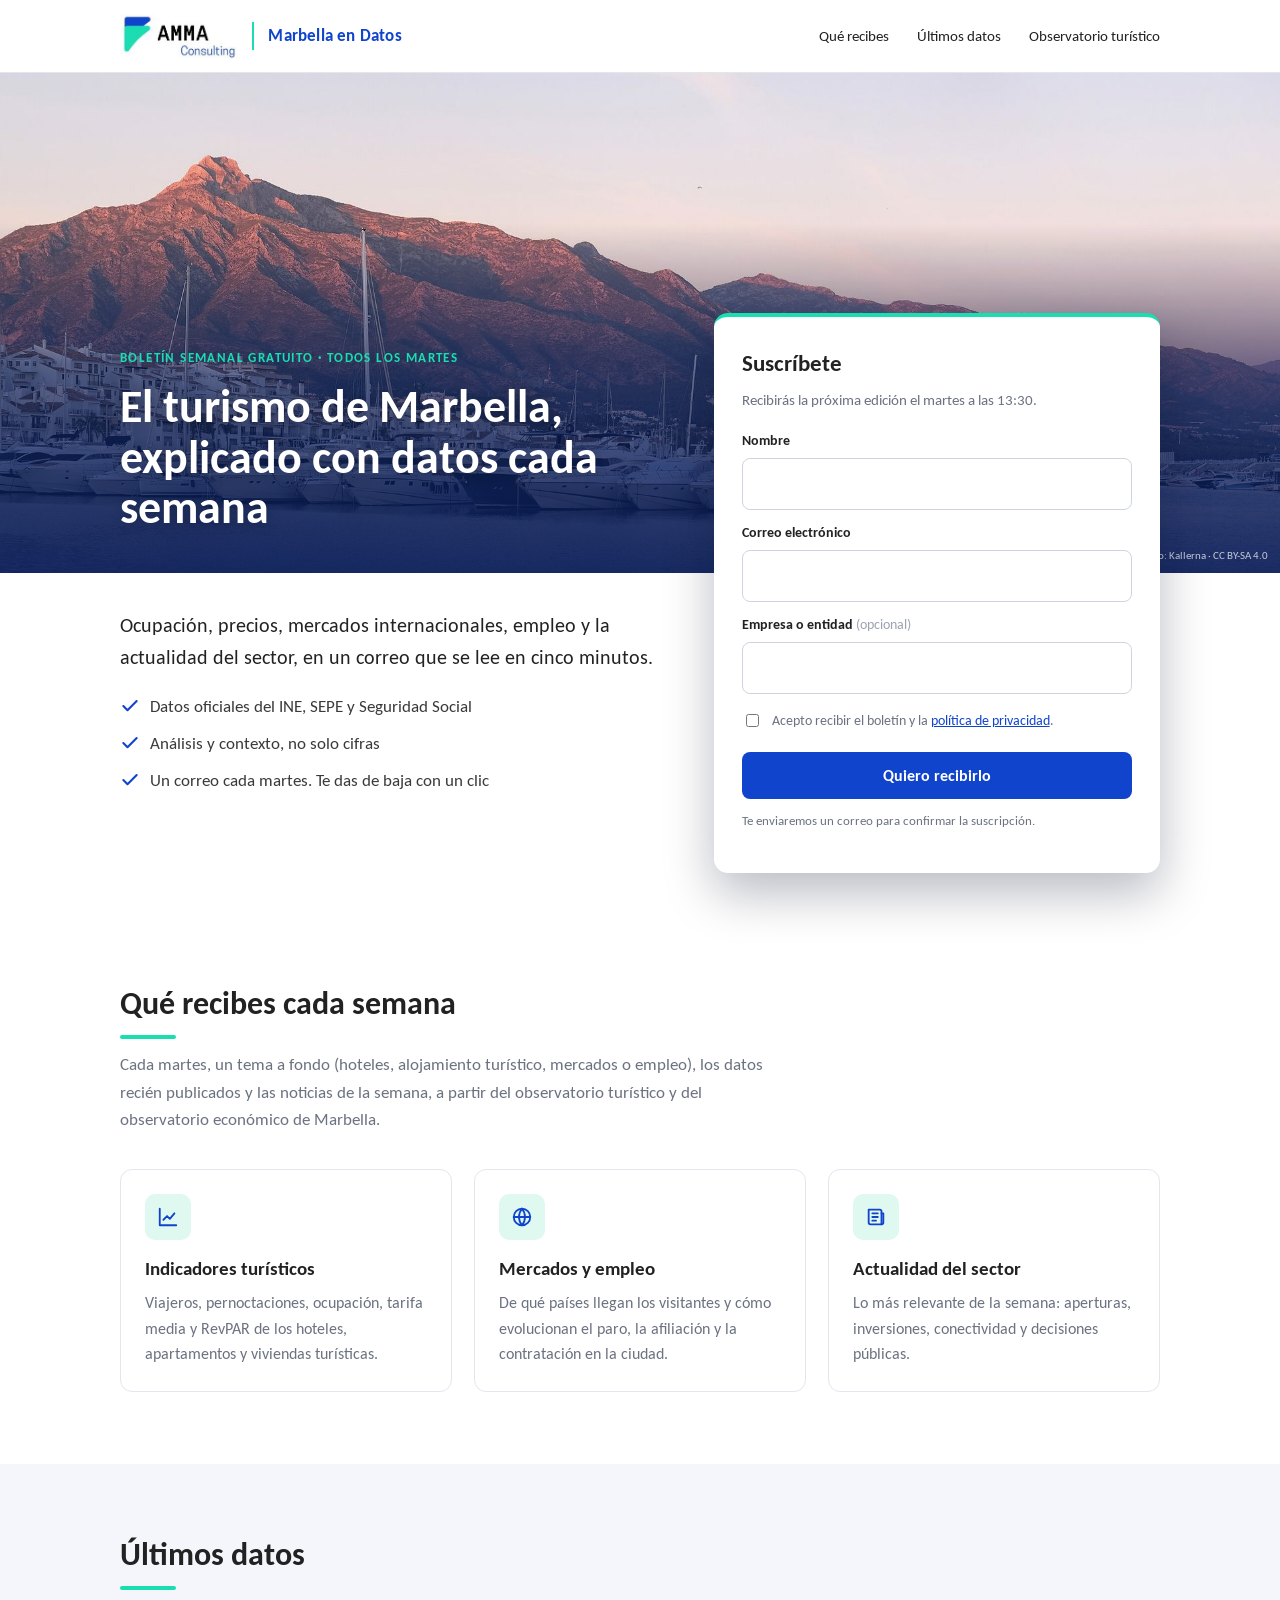
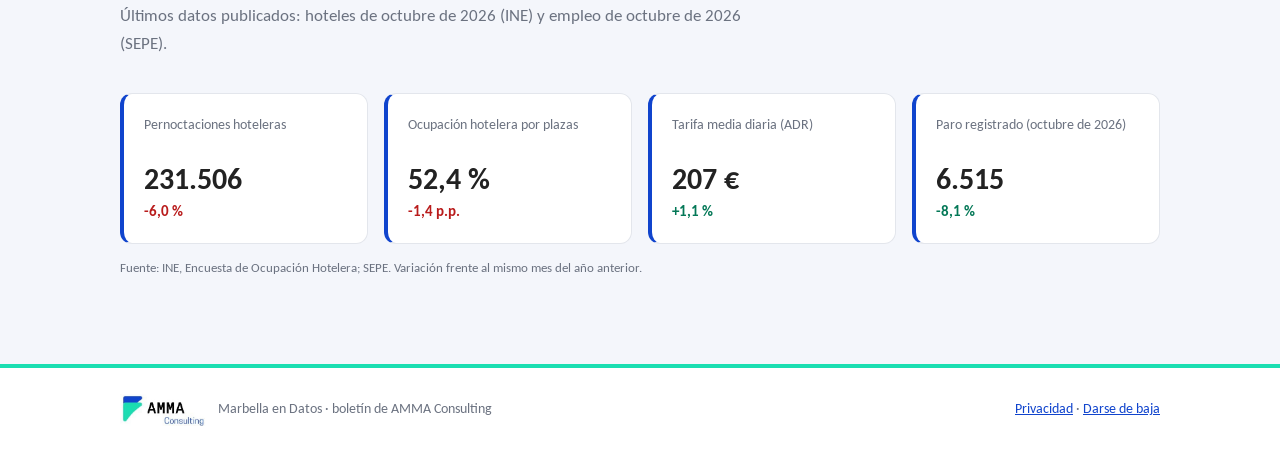
<file: docs/index.html>
<!doctype html>
<html lang="es">
<head>
<meta charset="utf-8">
<meta name="viewport" content="width=device-width,initial-scale=1">
<title>Marbella en Datos · Boletín de turismo</title>
<meta name="description" content="Boletín semanal gratuito con los datos turísticos y económicos más recientes de Marbella, explicados de forma clara.">
<link rel="preconnect" href="https://fonts.googleapis.com">
<link href="https://fonts.googleapis.com/css2?family=Carlito:wght@400;700&display=swap" rel="stylesheet">
<link rel="stylesheet" href="styles.css">
</head>
<body>
<header class="top"><div class="wrap">
  <a class="marca" href="./"><img src="img/logo-amma.jpg" alt="AMMA Consulting" width="118" height="44"><span>Marbella en Datos</span></a>
  <nav>
    <a href="#que-recibes">Qué recibes</a>
    <a href="#ultimos-datos">Últimos datos</a>
    <a href="https://ammaconsulting.github.io/observatorio-turistico-marbella/">Observatorio turístico</a>
  </nav>
</div></header>

<section class="hero" style="background-image:url('img/hero.jpg')">
  <div class="wrap">
    <span class="eyebrow">Boletín semanal gratuito · todos los martes</span>
    <h1>El turismo de Marbella, explicado con datos cada semana</h1>
  </div>
  <a class="credito" href="https://commons.wikimedia.org/wiki/File:Puerto_Ban%C3%BAs_3.jpg">Foto: Kallerna · CC BY-SA 4.0</a>
</section>

<section class="alta">
  <div class="wrap">
    <div class="alta-texto">
      <p class="lead">Ocupación, precios, mercados internacionales, empleo y la actualidad del sector, en un correo que se lee en cinco minutos.</p>
      <ul class="checks">
        <li><svg width="20" height="20" viewBox="0 0 24 24" fill="none" stroke="#1044CD" stroke-width="2.5" stroke-linecap="round" stroke-linejoin="round"><path d="M20 6 9 17l-5-5"/></svg>Datos oficiales del INE, SEPE y Seguridad Social</li>
        <li><svg width="20" height="20" viewBox="0 0 24 24" fill="none" stroke="#1044CD" stroke-width="2.5" stroke-linecap="round" stroke-linejoin="round"><path d="M20 6 9 17l-5-5"/></svg>Análisis y contexto, no solo cifras</li>
        <li><svg width="20" height="20" viewBox="0 0 24 24" fill="none" stroke="#1044CD" stroke-width="2.5" stroke-linecap="round" stroke-linejoin="round"><path d="M20 6 9 17l-5-5"/></svg>Un correo cada martes. Te das de baja con un clic</li>
      </ul>
    </div>

    <form class="card" id="alta" method="post" novalidate>
      <h2>Suscríbete</h2>
      <p class="sub">Recibirás la próxima edición el martes a las 13:30.</p>
      <input type="hidden" name="accion" value="alta">
      <label for="nombre">Nombre</label>
      <input type="text" id="nombre" name="nombre" autocomplete="name" required>
      <label for="email">Correo electrónico</label>
      <input type="email" id="email" name="email" autocomplete="email" required>
      <label for="entidad">Empresa o entidad <span style="font-weight:400;color:#9ca3af">(opcional)</span></label>
      <input type="text" id="entidad" name="entidad" autocomplete="organization">
      <input class="hp" type="text" name="web" tabindex="-1" autocomplete="off" aria-hidden="true">
      <div class="consent">
        <input type="checkbox" id="acepto" name="acepto" value="si" required>
        <label for="acepto" style="all:unset">Acepto recibir el boletín y la <a href="privacidad.html">política de privacidad</a>.</label>
      </div>
      <button class="btn" type="submit">Quiero recibirlo</button>
      <div class="err" id="err"></div>
      <p class="nota">Te enviaremos un correo para confirmar la suscripción.</p>
    </form>
  </div>
</section>

<section class="bloque" id="que-recibes">
  <div class="wrap">
    <h2 class="titulo-sec">Qué recibes cada semana</h2>
    <p class="intro-sec">Cada martes, un tema a fondo (hoteles, alojamiento turístico, mercados o empleo), los datos recién publicados y las noticias de la semana, a partir del observatorio turístico y del observatorio económico de Marbella.</p>
    <div class="grid3">
      <div class="feat">
        <div class="ico"><svg width="22" height="22" viewBox="0 0 24 24" fill="none" stroke="#1044CD" stroke-width="2" stroke-linecap="round" stroke-linejoin="round"><path d="M3 3v18h18"/><path d="m7 15 4-4 3 3 5-6"/></svg></div>
        <h3>Indicadores turísticos</h3>
        <p>Viajeros, pernoctaciones, ocupación, tarifa media y RevPAR de los hoteles, apartamentos y viviendas turísticas.</p>
      </div>
      <div class="feat">
        <div class="ico"><svg width="22" height="22" viewBox="0 0 24 24" fill="none" stroke="#1044CD" stroke-width="2" stroke-linecap="round" stroke-linejoin="round"><circle cx="12" cy="12" r="9"/><path d="M3 12h18"/><path d="M12 3a14 14 0 0 1 0 18a14 14 0 0 1 0-18"/></svg></div>
        <h3>Mercados y empleo</h3>
        <p>De qué países llegan los visitantes y cómo evolucionan el paro, la afiliación y la contratación en la ciudad.</p>
      </div>
      <div class="feat">
        <div class="ico"><svg width="22" height="22" viewBox="0 0 24 24" fill="none" stroke="#1044CD" stroke-width="2" stroke-linecap="round" stroke-linejoin="round"><path d="M4 4h12a2 2 0 0 1 2 2v14H6a2 2 0 0 1-2-2z"/><path d="M18 8h2v10a2 2 0 0 1-2 2"/><path d="M8 8h6M8 12h6M8 16h4"/></svg></div>
        <h3>Actualidad del sector</h3>
        <p>Lo más relevante de la semana: aperturas, inversiones, conectividad y decisiones públicas.</p>
      </div>
    </div>
  </div>
</section>

<section class="bloque suave" id="ultimos-datos">
  <div class="wrap">
    <h2 class="titulo-sec">Últimos datos</h2>
    <p class="intro-sec" id="kpi-intro">Lo más reciente publicado sobre Marbella.</p>
    <div class="kpis" id="kpis"></div>
    <p class="fuente">Fuente: INE, Encuesta de Ocupación Hotelera; SEPE. Variación frente al mismo mes del año anterior.</p>
  </div>
</section>

<footer><div class="wrap">
  <span class="pie-marca"><img src="img/logo-amma.jpg" alt="AMMA Consulting" width="86" height="32">Marbella en Datos · boletín de AMMA Consulting</span>
  <span><a href="privacidad.html">Privacidad</a> · <a href="baja.html">Darse de baja</a></span>
</div></footer>

<script src="config.js"></script>
<script>
(function () {
  var form = document.getElementById('alta');
  var err = document.getElementById('err');
  function fallo(msg) { err.textContent = msg; err.style.display = 'block'; }
  form.addEventListener('submit', function (ev) {
    err.style.display = 'none';
    var email = form.email.value.trim();
    if (!form.nombre.value.trim()) { ev.preventDefault(); return fallo('Escribe tu nombre.'); }
    if (!/^[^\s@]+@[^\s@]+\.[^\s@]+$/.test(email)) { ev.preventDefault(); return fallo('Revisa el correo electrónico.'); }
    if (!form.acepto.checked) { ev.preventDefault(); return fallo('Tienes que aceptar la política de privacidad.'); }
    if (!window.BOLETIN.webhookSuscripcion) { ev.preventDefault(); return fallo('Las suscripciones abren muy pronto.'); }
    form.action = window.BOLETIN.webhookSuscripcion;
  });

  function n(v, d) { var p = v.toFixed(d || 0).split('.'); return p[0].replace(/\B(?=(\d{3})+(?!\d))/g, '.') + (p[1] ? ',' + p[1] : ''); }
  function tarjeta(et, v, d, suf, invertir) {
    var cls = d == null ? '' : ((invertir ? d < 0 : d >= 0) ? 'up' : 'down');
    var txt = d == null ? '' : (d > 0 ? '+' : '') + n(d, 1) + (suf || ' %');
    return '<div class="kpi"><div class="et">' + et + '</div><div class="v">' + v + '</div><div class="d ' + cls + '">' + txt + '</div></div>';
  }
  fetch('boletin/datos.json?v=' + Date.now()).then(function (r) { return r.json(); }).then(function (d) {
    var t = d.turismo_marbella, e = d.economia_marbella, h = '';
    document.getElementById('kpi-intro').textContent = 'Últimos datos publicados: hoteles de ' + t.pernoct_hotel.mes + ' (INE) y empleo de ' + e.paro_registrado.mes + ' (SEPE).';
    if (t.pernoct_hotel) h += tarjeta('Pernoctaciones hoteleras', n(t.pernoct_hotel.valor), t.pernoct_hotel.variacion_interanual_pct);
    if (t.ocupacion_plazas) h += tarjeta('Ocupación hotelera por plazas', n(t.ocupacion_plazas.valor, 1) + ' %',
      t.ocupacion_plazas.anio_anterior != null ? Math.round((t.ocupacion_plazas.valor - t.ocupacion_plazas.anio_anterior) * 10) / 10 : null, ' p.p.');
    if (t.adr) h += tarjeta('Tarifa media diaria (ADR)', n(t.adr.valor) + ' €', t.adr.variacion_interanual_pct);
    if (e.paro_registrado) h += tarjeta('Paro registrado (' + e.paro_registrado.mes + ')', n(e.paro_registrado.valor), e.paro_registrado.variacion_interanual_pct, ' %', true);
    document.getElementById('kpis').innerHTML = h;
  }).catch(function () { document.getElementById('ultimos-datos').style.display = 'none'; });
})();
</script>
</body>
</html>
</file>
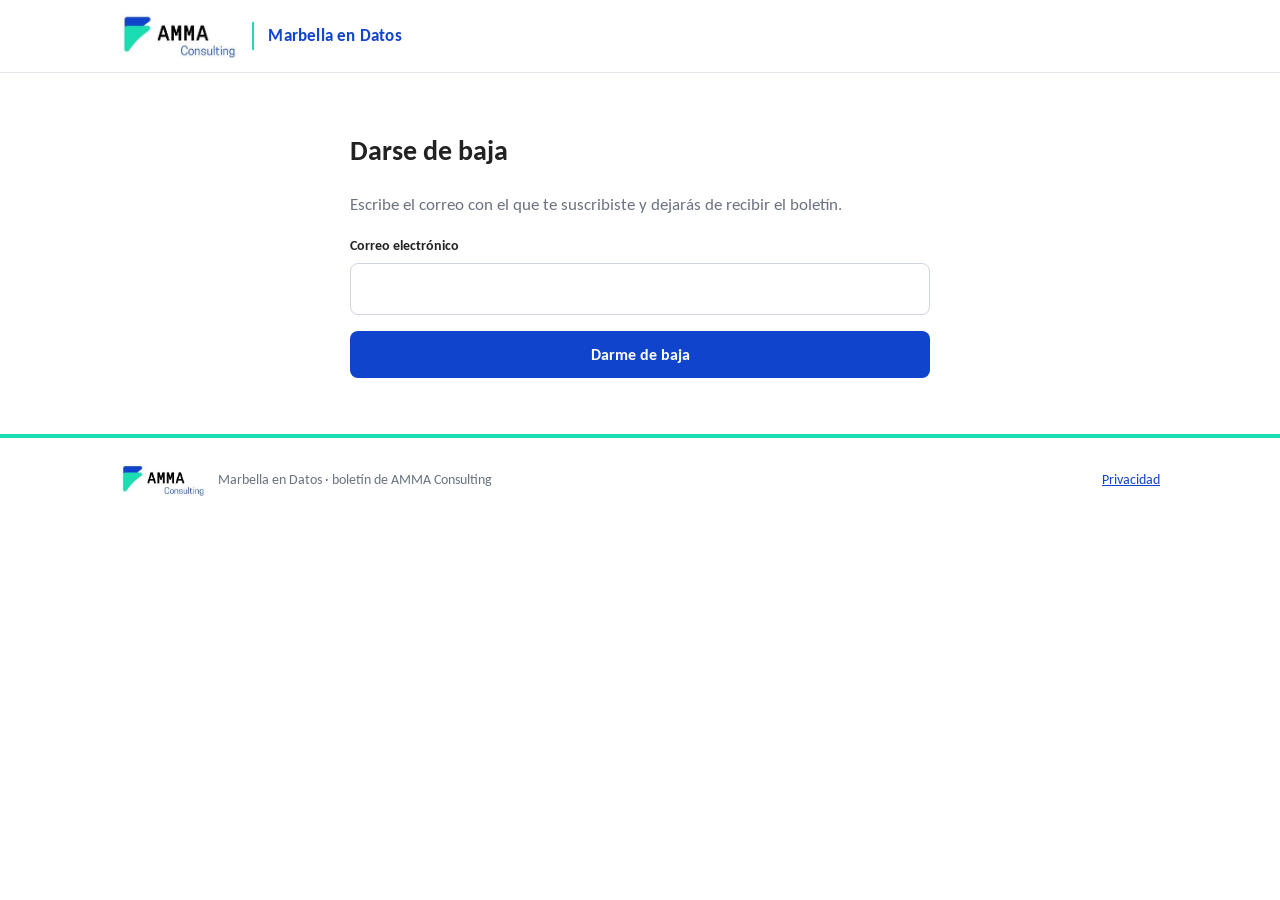
<file: docs/baja.html>
<!doctype html>
<html lang="es">
<head>
<meta charset="utf-8">
<meta name="viewport" content="width=device-width,initial-scale=1">
<title>Darse de baja · Marbella en Datos</title>
<meta name="robots" content="noindex">
<link href="https://fonts.googleapis.com/css2?family=Carlito:wght@400;700&display=swap" rel="stylesheet">
<link rel="stylesheet" href="styles.css">
</head>
<body>
<header class="top"><div class="wrap"><a class="marca" href="./"><img src="img/logo-amma.jpg" alt="AMMA Consulting" width="118" height="44"><span>Marbella en Datos</span></a></div></header>
<main class="panel">
  <h1>Darse de baja</h1>
  <p style="color:#6b7280">Escribe el correo con el que te suscribiste y dejarás de recibir el boletín.</p>
  <form id="f" method="post">
    <input type="hidden" name="accion" value="baja">
    <input type="hidden" name="token" id="token">
    <label for="email">Correo electrónico</label>
    <input type="email" id="email" name="email" required>
    <button class="btn" type="submit">Darme de baja</button>
    <div class="err" id="err"></div>
  </form>
</main>
<script src="config.js"></script>
<script>
(function () {
  var q = new URLSearchParams(location.search), f = document.getElementById('f'), err = document.getElementById('err');
  if (q.get('e')) f.email.value = q.get('e');
  if (q.get('t')) f.token.value = q.get('t');
  f.addEventListener('submit', function (ev) {
    if (!/^[^\s@]+@[^\s@]+\.[^\s@]+$/.test(f.email.value.trim())) { ev.preventDefault(); err.textContent = 'Revisa el correo electrónico.'; err.style.display = 'block'; return; }
    if (!window.BOLETIN.webhookSuscripcion) { ev.preventDefault(); err.textContent = 'Servicio no disponible todavía.'; err.style.display = 'block'; return; }
    f.action = window.BOLETIN.webhookSuscripcion;
  });
})();
</script>
<footer><div class="wrap"><span class="pie-marca"><img src="img/logo-amma.jpg" alt="AMMA Consulting" width="86" height="32">Marbella en Datos · boletín de AMMA Consulting</span><span><a href="privacidad.html">Privacidad</a></span></div></footer>
</body>
</html>
</file>
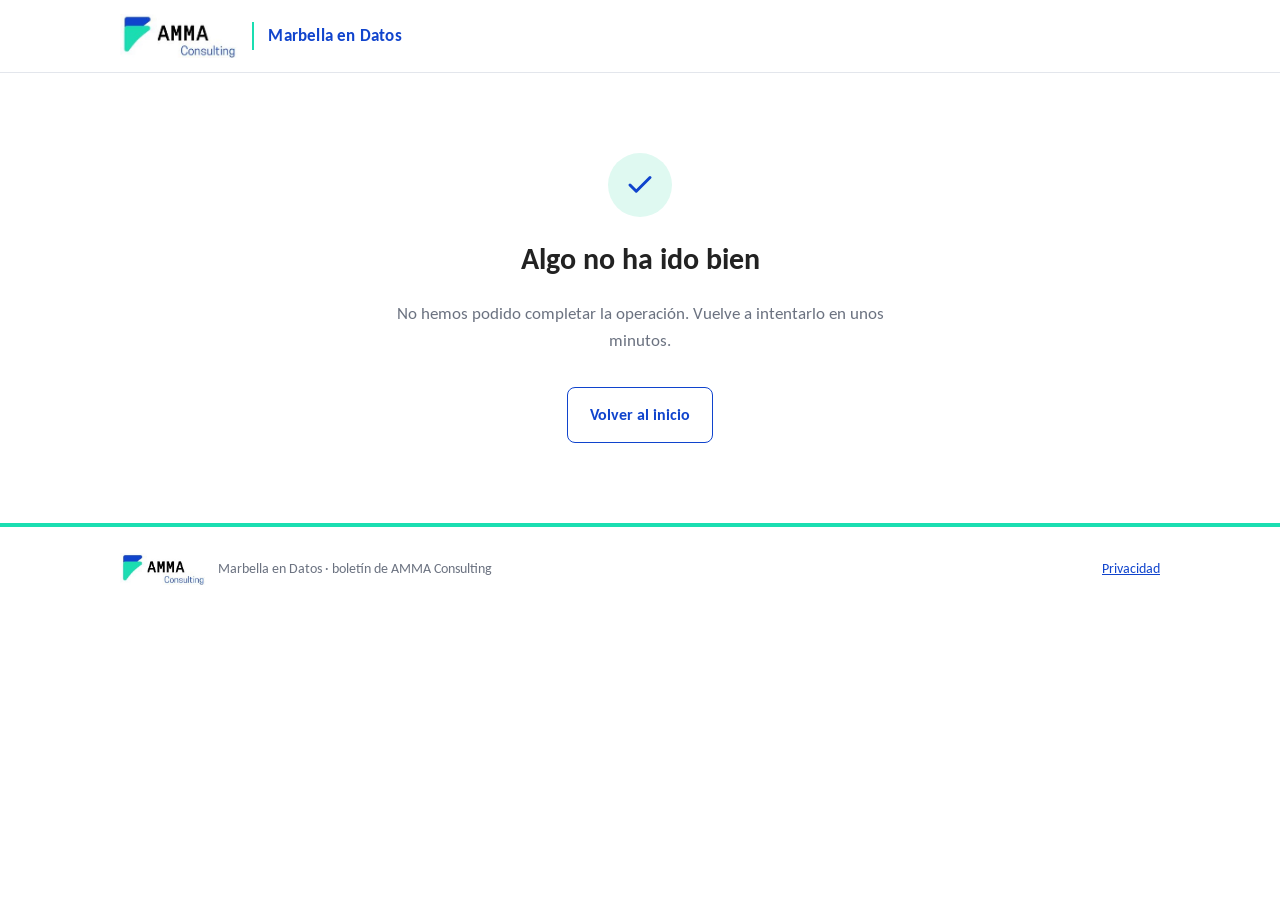
<file: docs/gracias.html>
<!doctype html>
<html lang="es">
<head>
<meta charset="utf-8">
<meta name="viewport" content="width=device-width,initial-scale=1">
<title>Marbella en Datos</title>
<meta name="robots" content="noindex">
<link href="https://fonts.googleapis.com/css2?family=Carlito:wght@400;700&display=swap" rel="stylesheet">
<link rel="stylesheet" href="styles.css">
</head>
<body>
<header class="top"><div class="wrap"><a class="marca" href="./"><img src="img/logo-amma.jpg" alt="AMMA Consulting" width="118" height="44"><span>Marbella en Datos</span></a></div></header>
<main class="mensaje">
  <div class="ico-grande"><svg width="30" height="30" viewBox="0 0 24 24" fill="none" stroke="#1044CD" stroke-width="2.4" stroke-linecap="round" stroke-linejoin="round"><path d="M20 6 9 17l-5-5"/></svg></div>
  <h1 id="t">Hecho</h1>
  <p id="p"></p>
  <p><a class="btn sec" href="./">Volver al inicio</a></p>
</main>
<script>
(function () {
  var M = {
    alta: ['Revisa tu correo', 'Te hemos enviado un mensaje para confirmar la suscripción. Si no lo ves en unos minutos, mira en la carpeta de correo no deseado.'],
    confirmada: ['Suscripción confirmada', 'Gracias. Recibirás Marbella en Datos todos los martes a las 13:30.'],
    yaactiva: ['Ya estabas suscrito', 'Esta dirección ya recibe el boletín. No tienes que hacer nada más.'],
    baja: ['Te has dado de baja', 'No recibirás más correos de Marbella en Datos. Puedes volver a suscribirte cuando quieras.'],
    aprobado: ['Boletín aprobado', 'La edición se está enviando ahora a todos los suscriptores.'],
    programado: ['Boletín aprobado', 'Queda programado: se enviará a todos los suscriptores el martes a las 13:30.'],
    cambios: ['Cambios recibidos', 'Se está preparando una nueva versión del boletín con tus indicaciones. Te llegará por correo en unos minutos.'],
    caducado: ['Enlace no válido', 'Este enlace ha caducado o ya se usó. Si crees que es un error, escríbenos.'],
    error: ['Algo no ha ido bien', 'No hemos podido completar la operación. Vuelve a intentarlo en unos minutos.']
  };
  var m = new URLSearchParams(location.search).get('m');
  var x = M[m] || M.error;
  document.getElementById('t').textContent = x[0];
  document.getElementById('p').textContent = x[1];
})();
</script>
<footer><div class="wrap"><span class="pie-marca"><img src="img/logo-amma.jpg" alt="AMMA Consulting" width="86" height="32">Marbella en Datos · boletín de AMMA Consulting</span><span><a href="privacidad.html">Privacidad</a></span></div></footer>
</body>
</html>
</file>
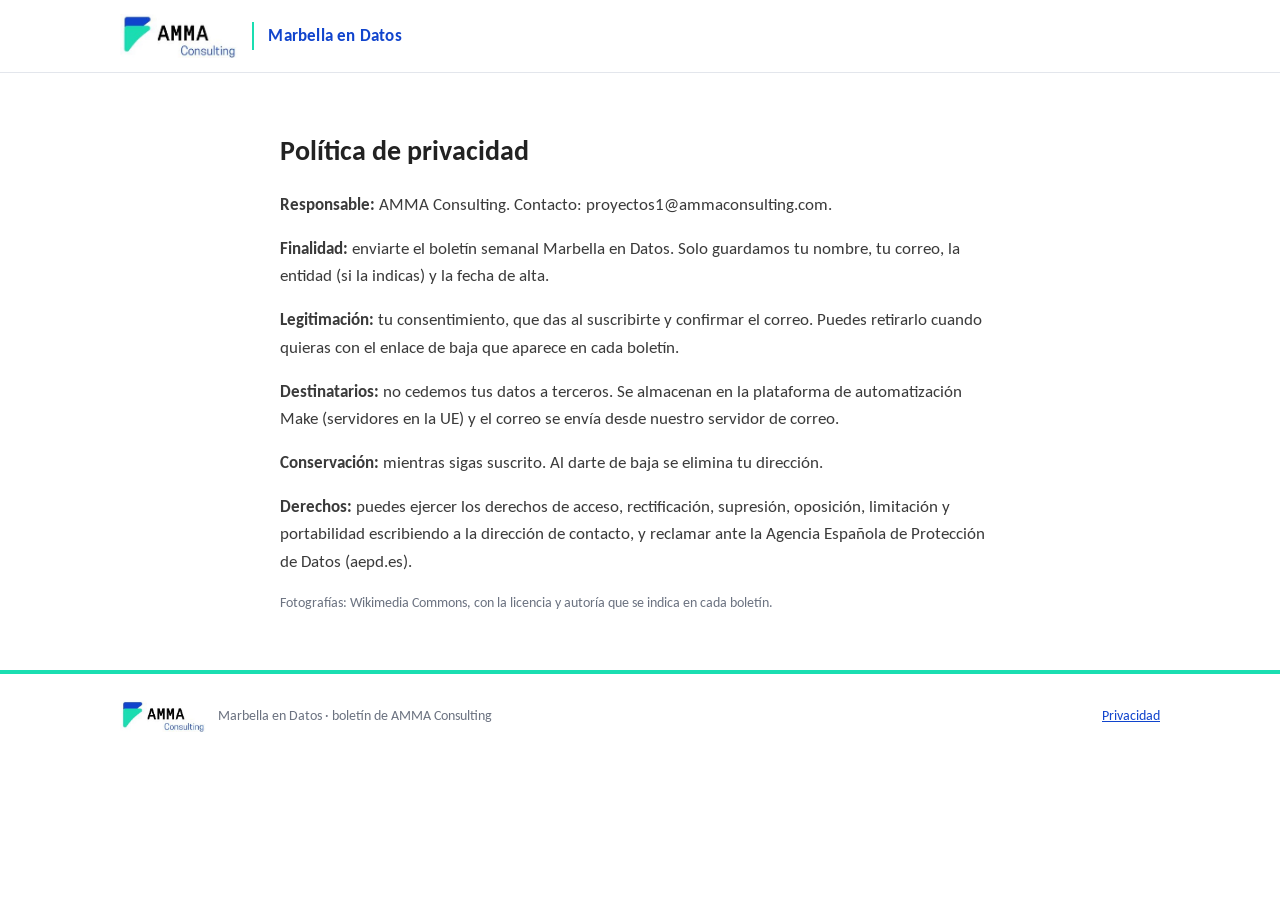
<file: docs/privacidad.html>
<!doctype html>
<html lang="es">
<head>
<meta charset="utf-8">
<meta name="viewport" content="width=device-width,initial-scale=1">
<title>Privacidad · Marbella en Datos</title>
<meta name="robots" content="noindex">
<link href="https://fonts.googleapis.com/css2?family=Carlito:wght@400;700&display=swap" rel="stylesheet">
<link rel="stylesheet" href="styles.css">
</head>
<body>
<header class="top"><div class="wrap"><a class="marca" href="./"><img src="img/logo-amma.jpg" alt="AMMA Consulting" width="118" height="44"><span>Marbella en Datos</span></a></div></header>
<main class="panel" style="max-width:760px">
  <h1>Política de privacidad</h1>
  <p><strong>Responsable:</strong> AMMA Consulting. Contacto: proyectos1@ammaconsulting.com.</p>
  <p><strong>Finalidad:</strong> enviarte el boletín semanal Marbella en Datos. Solo guardamos tu nombre, tu correo, la entidad (si la indicas) y la fecha de alta.</p>
  <p><strong>Legitimación:</strong> tu consentimiento, que das al suscribirte y confirmar el correo. Puedes retirarlo cuando quieras con el enlace de baja que aparece en cada boletín.</p>
  <p><strong>Destinatarios:</strong> no cedemos tus datos a terceros. Se almacenan en la plataforma de automatización Make (servidores en la UE) y el correo se envía desde nuestro servidor de correo.</p>
  <p><strong>Conservación:</strong> mientras sigas suscrito. Al darte de baja se elimina tu dirección.</p>
  <p><strong>Derechos:</strong> puedes ejercer los derechos de acceso, rectificación, supresión, oposición, limitación y portabilidad escribiendo a la dirección de contacto, y reclamar ante la Agencia Española de Protección de Datos (aepd.es).</p>
  <p style="color:#6b7280;font-size:14px">Fotografías: Wikimedia Commons, con la licencia y autoría que se indica en cada boletín.</p>
</main>
<footer><div class="wrap"><span class="pie-marca"><img src="img/logo-amma.jpg" alt="AMMA Consulting" width="86" height="32">Marbella en Datos · boletín de AMMA Consulting</span><span><a href="privacidad.html">Privacidad</a></span></div></footer>
</body>
</html>
</file>
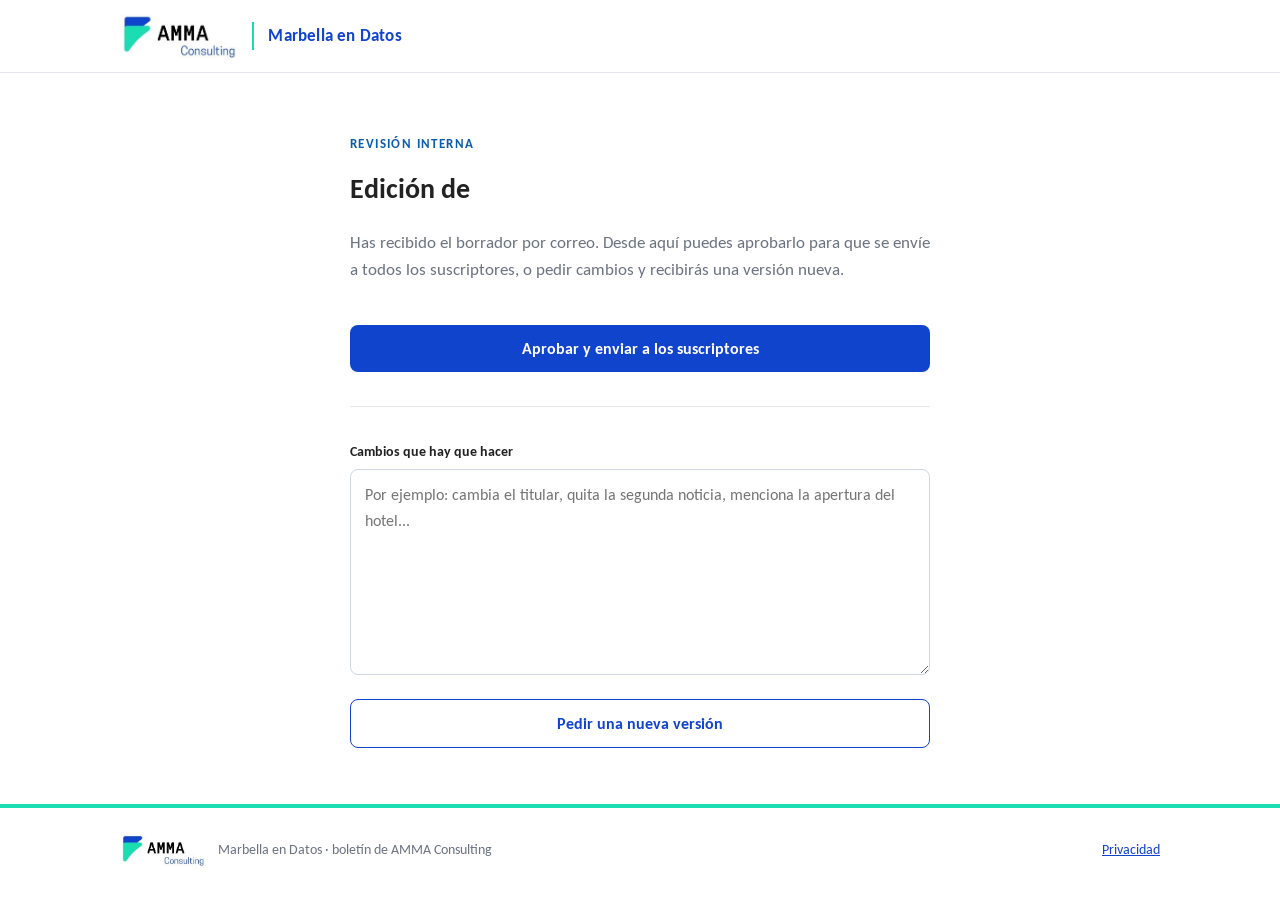
<file: docs/revision.html>
<!doctype html>
<html lang="es">
<head>
<meta charset="utf-8">
<meta name="viewport" content="width=device-width,initial-scale=1">
<title>Revisión del boletín · Marbella en Datos</title>
<meta name="robots" content="noindex">
<link href="https://fonts.googleapis.com/css2?family=Carlito:wght@400;700&display=swap" rel="stylesheet">
<link rel="stylesheet" href="styles.css">
</head>
<body>
<header class="top"><div class="wrap"><a class="marca" href="./"><img src="img/logo-amma.jpg" alt="AMMA Consulting" width="118" height="44"><span>Marbella en Datos</span></a></div></header>
<main class="panel">
  <span class="eyebrow" style="color:#0b5cad">Revisión interna</span>
  <h1>Edición de <span id="ed"></span></h1>
  <p style="color:#6b7280">Has recibido el borrador por correo. Desde aquí puedes aprobarlo para que se envíe a todos los suscriptores, o pedir cambios y recibirás una versión nueva.</p>

  <form id="aprobar" method="post" style="margin:26px 0 34px">
    <input type="hidden" name="accion" value="aprobar">
    <input type="hidden" name="edicion"><input type="hidden" name="clave">
    <button class="btn" type="submit">Aprobar y enviar a los suscriptores</button>
  </form>

  <form id="cambios" method="post" style="border-top:1px solid #e5e7eb;padding-top:22px">
    <input type="hidden" name="accion" value="cambios">
    <input type="hidden" name="edicion"><input type="hidden" name="clave">
    <label for="texto">Cambios que hay que hacer</label>
    <textarea id="texto" name="texto" rows="7" placeholder="Por ejemplo: cambia el titular, quita la segunda noticia, menciona la apertura del hotel..."></textarea>
    <button class="btn sec" type="submit">Pedir una nueva versión</button>
    <div class="err" id="err"></div>
  </form>
</main>
<script src="config.js"></script>
<script>
(function () {
  var q = new URLSearchParams(location.search), err = document.getElementById('err');
  document.getElementById('ed').textContent = q.get('ed') || '';
  ['aprobar', 'cambios'].forEach(function (id) {
    var f = document.getElementById(id);
    f.edicion.value = q.get('ed') || '';
    f.clave.value = q.get('k') || '';
    f.addEventListener('submit', function (ev) {
      if (!window.BOLETIN.webhookBoletin || !q.get('k')) { ev.preventDefault(); err.textContent = 'Enlace de revisión incompleto.'; err.style.display = 'block'; return; }
      if (id === 'cambios' && !f.texto.value.trim()) { ev.preventDefault(); err.textContent = 'Escribe qué hay que cambiar.'; err.style.display = 'block'; return; }
      if (id === 'aprobar' && !confirmar(f, ev)) return;
      f.action = window.BOLETIN.webhookBoletin;
      f.querySelector('button').disabled = true;
    });
  });
  // Segundo clic para aprobar: evita envíos accidentales sin usar diálogos del navegador
  function confirmar(f, ev) {
    var b = f.querySelector('button');
    if (b.dataset.listo) return true;
    ev.preventDefault();
    b.dataset.listo = '1';
    b.textContent = 'Pulsa otra vez para confirmar el envío';
    return false;
  }
})();
</script>
<footer><div class="wrap"><span class="pie-marca"><img src="img/logo-amma.jpg" alt="AMMA Consulting" width="86" height="32">Marbella en Datos · boletín de AMMA Consulting</span><span><a href="privacidad.html">Privacidad</a></span></div></footer>
</body>
</html>
</file>
<file: docs/styles.css>
/* Identidad AMMA Consulting: azul #1044CD (principal), verde #1ADEB1 (acento, nunca texto sobre claro),
   negro #222222 (texto). Tipografía de la casa: Calibri (Carlito como equivalente web). */
:root{
  --azul:#1044CD;--azul-osc:#0b33a0;--azul-noche:#0a1f5c;--verde:#1ADEB1;--verde-suave:#DFF9F1;
  --tinta:#222222;--texto:#3a3a3a;--gris:#6b7280;--linea:#e3e6ec;
  --fondo:#ffffff;--suave:#f4f6fb;--ok:#047857;--mal:#b91c1c;
  --letra:Calibri,Carlito,"Segoe UI",Arial,sans-serif;
}
*{box-sizing:border-box}
body{margin:0;background:var(--fondo);color:var(--texto);font:17px/1.6 var(--letra)}
h1,h2,h3,.btn{font-family:var(--letra)}
a{color:var(--azul)}
.wrap{max-width:1080px;margin:0 auto;padding:0 20px}

/* Cabecera con el logotipo AMMA */
header.top{border-bottom:1px solid var(--linea);background:#fff}
header.top .wrap{display:flex;align-items:center;justify-content:space-between;height:72px}
.marca{display:flex;align-items:center;gap:14px;text-decoration:none}
.marca img{height:44px;width:auto;display:block}
.marca span{border-left:2px solid var(--verde);padding-left:14px;font-weight:700;font-size:17px;color:var(--azul);letter-spacing:.2px}
.top nav a{color:var(--tinta);text-decoration:none;font-size:15px;margin-left:24px}
.top nav a:hover{color:var(--azul)}

/* Portada: panorámica de Puerto Banús con La Concha, sin tapar la montaña */
.hero{position:relative;color:#fff;background:var(--azul-noche) 30% 55%/cover no-repeat;min-height:500px;display:flex;align-items:flex-end}
.hero::before{content:"";position:absolute;inset:0;background:linear-gradient(180deg,rgba(10,31,92,0) 30%,rgba(10,31,92,.55) 58%,rgba(10,31,92,.9) 100%)}
.hero .wrap{position:relative;width:100%;padding-top:40px;padding-bottom:40px}
.hero h1{font-size:46px;line-height:1.1;margin:0;color:#fff;font-weight:700;max-width:540px;text-shadow:0 1px 12px rgba(0,0,0,.25)}
.hero .credito{position:absolute;right:12px;bottom:8px;font-size:11px;color:rgba(255,255,255,.75);text-decoration:none}
.eyebrow{display:inline-block;font-weight:700;font-size:13px;letter-spacing:1.4px;text-transform:uppercase;color:var(--verde);margin-bottom:12px}

/* Alta: texto a la izquierda y formulario que sube sobre la foto (en la zona del mar) */
.alta{background:#fff}
.alta .wrap{display:grid;grid-template-columns:1.1fr .9fr;gap:48px;align-items:start}
.alta-texto{padding:36px 0 40px}
.alta p.lead{font-size:20px;color:var(--tinta);margin:0 0 20px;max-width:540px}
.checks{list-style:none;padding:0;margin:0}
.checks li{display:flex;gap:10px;align-items:flex-start;margin:10px 0;color:var(--texto)}
.checks svg{flex:none;margin-top:3px}
.alta .card{margin-top:-260px;position:relative;margin-bottom:40px}

/* Formulario */
.card{background:#fff;border-radius:14px;padding:28px;box-shadow:0 20px 50px rgba(2,12,40,.28);color:var(--texto);border-top:4px solid var(--verde)}
.card h2{margin:0 0 6px;font-size:23px;color:var(--tinta)}
.card p.sub{margin:0 0 18px;color:var(--gris);font-size:15px}
label{display:block;font-size:14px;font-weight:700;color:var(--tinta);margin:12px 0 6px}
input[type=text],input[type=email],textarea{width:100%;border:1px solid #cfd5df;border-radius:8px;padding:12px 14px;font:inherit;font-size:16px;color:var(--tinta);background:#fff}
input:focus,textarea:focus{outline:2px solid #c9d6fb;border-color:var(--azul)}
.consent{display:flex;gap:10px;align-items:flex-start;font-size:14px;color:var(--gris);margin:16px 0 4px}
.consent input{margin-top:4px;accent-color:var(--azul)}
.btn{display:inline-flex;align-items:center;justify-content:center;gap:8px;border:0;border-radius:8px;padding:14px 22px;font-weight:700;font-size:16px;cursor:pointer;text-decoration:none;background:var(--azul);color:#fff;width:100%;margin-top:16px}
.btn:hover{background:var(--azul-osc)}
.btn.sec{background:#fff;color:var(--azul);border:1px solid var(--azul)}
.btn.sec:hover{background:var(--suave)}
.hp{position:absolute;left:-9999px}
.nota{font-size:13px;color:var(--gris);margin-top:12px}
.err{color:var(--mal);font-size:14px;margin-top:10px;display:none}

/* Secciones: título con filete verde, como los documentos de la casa */
section.bloque{padding:72px 0}
section.bloque.suave{background:var(--suave)}
.titulo-sec{font-size:32px;line-height:1.2;color:var(--tinta);margin:0 0 12px;font-weight:700}
.titulo-sec::after{content:"";display:block;width:56px;height:4px;background:var(--verde);border-radius:2px;margin-top:12px}
.intro-sec{color:var(--gris);max-width:660px;margin:0 0 36px}
.grid3{display:grid;grid-template-columns:repeat(3,1fr);gap:22px}
.feat{background:#fff;border:1px solid var(--linea);border-radius:12px;padding:24px}
.feat .ico{width:46px;height:46px;border-radius:10px;background:var(--verde-suave);display:grid;place-items:center;margin-bottom:14px}
.feat h3{margin:0 0 6px;font-size:19px;color:var(--tinta)}
.feat p{margin:0;font-size:16px;color:var(--gris)}

.kpis{display:grid;grid-template-columns:repeat(4,1fr);gap:16px}
.kpi{background:#fff;border-radius:12px;padding:20px;border:1px solid var(--linea);border-left:4px solid var(--azul)}
.kpi .et{font-size:14px;color:var(--gris);min-height:42px}
.kpi .v{font-weight:700;font-size:30px;line-height:1.1;color:var(--tinta);margin-top:6px}
.kpi .d{font-size:15px;font-weight:700;margin-top:4px}
.kpi .d.up{color:var(--ok)} .kpi .d.down{color:var(--mal)}
.fuente{font-size:13px;color:var(--gris);margin-top:14px}

footer{border-top:4px solid var(--verde);padding:26px 0;font-size:14px;color:var(--gris);background:#fff}
footer .wrap{display:flex;justify-content:space-between;align-items:center;gap:20px;flex-wrap:wrap}
footer .pie-marca{display:flex;align-items:center;gap:12px}
footer .pie-marca img{height:32px;width:auto}

/* Páginas de mensaje y paneles */
.mensaje{max-width:560px;margin:80px auto;padding:0 20px;text-align:center}
.mensaje .ico-grande{width:64px;height:64px;border-radius:50%;background:var(--verde-suave);display:grid;place-items:center;margin:0 auto 18px}
.mensaje h1{color:var(--tinta);font-size:30px;margin:0 0 10px}
.mensaje p{color:var(--gris)}
.mensaje .btn{width:auto}
.panel{max-width:620px;margin:56px auto;padding:0 20px}
.panel h1{color:var(--tinta);font-size:28px;margin:0 0 8px}
.panel .eyebrow{color:var(--azul)}

@media (max-width:860px){
  .hero{min-height:300px;background-position:22% 50%}
  .hero h1{font-size:32px}
  .alta .wrap{grid-template-columns:1fr;gap:0}
  .alta-texto{padding:24px 0 8px}
  .alta .card{margin-top:0}
  .grid3{grid-template-columns:1fr}
  .kpis{grid-template-columns:1fr 1fr}
  .top nav{display:none}
  .marca img{height:36px}
  .marca span{font-size:15px}
}
</file>
